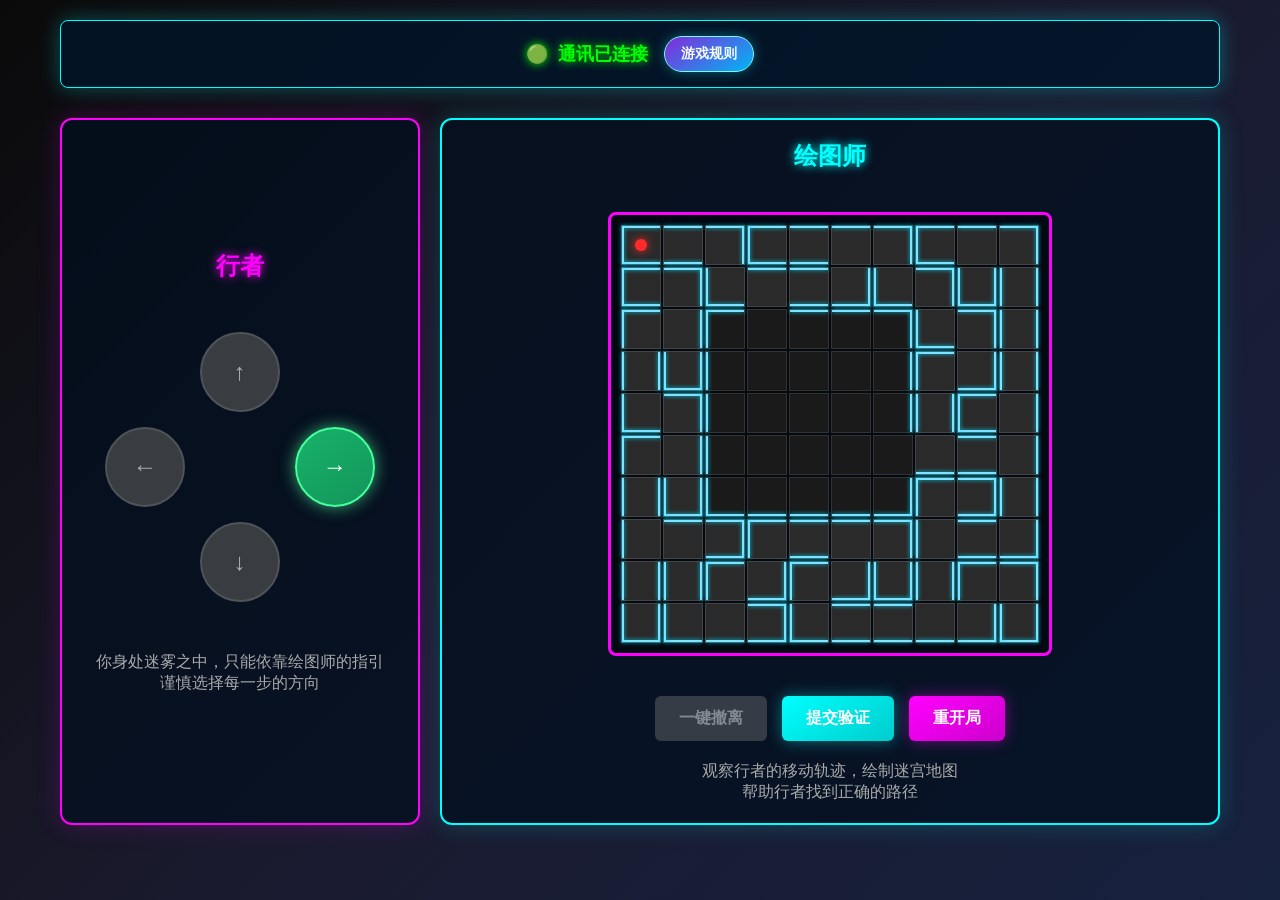
<file: game/index.html>
<!DOCTYPE html>
<html lang="zh-CN">
<head>
    <meta charset="UTF-8">
    <meta name="viewport" content="width=device-width, initial-scale=1.0">
    <title>迷域行者 - 双人协作游戏</title>
    <style>
        * {
            margin: 0;
            padding: 0;
            box-sizing: border-box;
        }

        body {
            background: linear-gradient(135deg, #0a0a0a 0%, #1a1a2e 50%, #16213e 100%);
            color: #e0e0e0;
            font-family: 'Courier New', monospace;
            min-height: 100vh;
            overflow-x: hidden;
        }

        body.comm-lost {
            animation: dangerPulse 1s infinite;
            box-shadow: inset 0 0 0 4px rgba(255, 40, 40, 0.7), inset 0 0 40px rgba(255, 0, 0, 0.35);
        }

        @keyframes dangerPulse {
            0%, 100% {
                box-shadow: inset 0 0 0 4px rgba(255, 40, 40, 0.5), inset 0 0 30px rgba(255, 0, 0, 0.22);
            }
            50% {
                box-shadow: inset 0 0 0 6px rgba(255, 60, 60, 0.95), inset 0 0 60px rgba(255, 0, 0, 0.5);
            }
        }

        .container {
            max-width: 1200px;
            margin: 0 auto;
            padding: 20px;
        }

        .status-bar {
            text-align: center;
            margin-bottom: 30px;
            padding: 15px;
            background: rgba(0, 20, 40, 0.8);
            border: 1px solid #00ffff;
            border-radius: 8px;
            box-shadow: 0 0 20px rgba(0, 255, 255, 0.3);
            display: flex;
            align-items: center;
            justify-content: center;
            gap: 16px;
            flex-wrap: wrap;
        }

        .status-indicator {
            font-size: 18px;
            font-weight: bold;
            color: #00ff00;
            text-shadow: 0 0 10px #00ff00;
        }

        .rule-btn {
            padding: 8px 16px;
            background: linear-gradient(145deg, rgba(138, 43, 226, 0.95), rgba(0, 191, 255, 0.95));
            border: 1px solid #7df9ff;
            border-radius: 999px;
            color: #f5f9ff;
            font-size: 14px;
            font-weight: bold;
            cursor: pointer;
            transition: all 0.25s ease;
            box-shadow: 0 0 12px rgba(0, 255, 255, 0.35);
        }

        .rule-btn:hover {
            transform: translateY(-1px);
            box-shadow: 0 0 18px rgba(0, 255, 255, 0.6);
            filter: brightness(1.08);
        }

        .rule-btn:active {
            transform: translateY(0);
        }

        .game-area {
            display: flex;
            gap: 20px;
            min-height: 600px;
        }

        .walker-area {
            flex: 3;
            background: rgba(0, 15, 30, 0.7);
            border: 2px solid #ff00ff;
            border-radius: 12px;
            padding: 20px;
            display: flex;
            flex-direction: column;
            align-items: center;
            justify-content: center;
            box-shadow: 0 0 25px rgba(255, 0, 255, 0.2);
        }

        .cartographer-area {
            flex: 7;
            background: rgba(0, 15, 30, 0.7);
            border: 2px solid #00ffff;
            border-radius: 12px;
            padding: 20px;
            display: flex;
            flex-direction: column;
            align-items: center;
            box-shadow: 0 0 25px rgba(0, 255, 255, 0.2);
        }

        .direction-controls {
            display: grid;
            grid-template-areas:
                ". up ."
                "left . right"
                ". down .";
            gap: 15px;
            margin: 30px 0;
        }

        .direction-btn {
            width: 80px;
            height: 80px;
            background: linear-gradient(145deg, #1e3c72, #2a5298);
            border: 2px solid #00ffff;
            border-radius: 50%;
            color: white;
            font-size: 24px;
            font-weight: bold;
            cursor: pointer;
            transition: all 0.3s ease;
            display: flex;
            align-items: center;
            justify-content: center;
            box-shadow: 0 0 15px rgba(0, 255, 255, 0.4);
        }

        .direction-btn:hover {
            transform: scale(1.1);
            box-shadow: 0 0 25px rgba(0, 255, 255, 0.8);
            background: linear-gradient(145deg, #2a5298, #1e3c72);
        }

        .direction-btn:active {
            transform: scale(0.95);
        }

        .direction-btn.up { grid-area: up; }
        .direction-btn.down { grid-area: down; }
        .direction-btn.left { grid-area: left; }
        .direction-btn.right { grid-area: right; }

        .grid-container {
            display: grid;
            grid-template-columns: repeat(10, 40px);
            grid-template-rows: repeat(10, 40px);
            gap: 2px;
            margin: 20px 0;
            border: 3px solid #ff00ff;
            padding: 10px;
            background: rgba(0, 0, 0, 0.5);
            border-radius: 8px;
        }

        .grid-cell {
            width: 40px;
            height: 40px;
            background: #2a2a2a;
            border: 1px solid #444;
            display: flex;
            align-items: center;
            justify-content: center;
            font-size: 12px;
            transition: all 0.3s ease;
        }

        .fog-cell {
            background: #1a1a1a !important;
            border-color: #333 !important;
        }

        .walker-position {
            background: #00ff00 !important;
            border-color: #00ff00 !important;
            box-shadow: 0 0 10px #00ff00;
        }

        .control-buttons {
            display: flex;
            gap: 15px;
            margin-top: 20px;
        }

        .game-btn {
            padding: 12px 24px;
            background: linear-gradient(145deg, #ff00ff, #cc00cc);
            border: none;
            border-radius: 6px;
            color: white;
            font-size: 16px;
            font-weight: bold;
            cursor: pointer;
            transition: all 0.3s ease;
            box-shadow: 0 0 15px rgba(255, 0, 255, 0.4);
        }

        .game-btn:hover:not(:disabled) {
            transform: translateY(-2px);
            box-shadow: 0 0 25px rgba(255, 0, 255, 0.8);
        }

        .game-btn:disabled {
            background: #666;
            cursor: not-allowed;
            opacity: 0.5;
            box-shadow: none;
        }

        .game-btn.submit {
            background: linear-gradient(145deg, #00ffff, #00cccc);
            box-shadow: 0 0 15px rgba(0, 255, 255, 0.4);
        }

        .area-title {
            font-size: 24px;
            font-weight: bold;
            margin-bottom: 20px;
            text-align: center;
            text-shadow: 0 0 10px currentColor;
        }

        .walker-title {
            color: #ff00ff;
        }

        .cartographer-title {
            color: #00ffff;
        }

        .rule-modal {
            position: fixed;
            inset: 0;
            background: rgba(4, 10, 20, 0.72);
            backdrop-filter: blur(6px);
            -webkit-backdrop-filter: blur(6px);
            display: none;
            align-items: center;
            justify-content: center;
            z-index: 999;
            padding: 20px;
        }

        .rule-modal.show {
            display: flex;
        }

        .rule-modal-content {
            width: min(860px, 92vw);
            max-height: 86vh;
            overflow-y: auto;
            background: linear-gradient(160deg, rgba(10, 20, 35, 0.92), rgba(18, 28, 52, 0.9));
            border: 1px solid rgba(0, 255, 255, 0.55);
            border-radius: 14px;
            box-shadow: 0 0 35px rgba(0, 255, 255, 0.25), 0 0 18px rgba(255, 0, 255, 0.2);
            padding: 24px 22px 20px;
        }

        .rule-modal-title {
            color: #7df9ff;
            font-size: 24px;
            margin-bottom: 14px;
            text-shadow: 0 0 12px rgba(125, 249, 255, 0.7);
        }

        .rule-modal-text {
            white-space: pre-wrap;
            color: #d7e6ff;
            line-height: 1.8;
            font-size: 15px;
            text-shadow: 0 0 6px rgba(0, 255, 255, 0.18);
        }

        .rule-modal-actions {
            margin-top: 18px;
            display: flex;
            justify-content: flex-end;
        }

        .rule-close-btn {
            padding: 10px 18px;
            background: linear-gradient(145deg, #ff00ff, #cc00cc);
            border: 1px solid #ff66ff;
            border-radius: 8px;
            color: #fff;
            font-size: 14px;
            font-weight: bold;
            cursor: pointer;
            transition: all 0.25s ease;
            box-shadow: 0 0 14px rgba(255, 0, 255, 0.38);
        }

        .rule-close-btn:hover {
            transform: translateY(-1px);
            box-shadow: 0 0 22px rgba(255, 0, 255, 0.7);
        }
    </style>
</head>
<body>
    <div class="container">
        <div class="status-bar">
            <div class="status-indicator">🟢 通讯已连接</div>
            <button class="rule-btn" id="ruleBtn">游戏规则</button>
        </div>
        
        <div class="game-area">
            <!-- 行者区域 -->
            <div class="walker-area">
                <h2 class="area-title walker-title">行者</h2>
                <div class="direction-controls">
                    <button class="direction-btn up">↑</button>
                    <button class="direction-btn down">↓</button>
                    <button class="direction-btn left">←</button>
                    <button class="direction-btn right">→</button>
                </div>
                <p style="margin-top: 20px; color: #aaa; text-align: center;">
                    你身处迷雾之中，只能依靠绘图师的指引<br>
                    谨慎选择每一步的方向
                </p>
            </div>
            
            <!-- 绘图师区域 -->
            <div class="cartographer-area">
                <h2 class="area-title cartographer-title">绘图师</h2>
                <div class="grid-container" id="mazeGrid">
                    <!-- 10x10网格将由JavaScript动态生成 -->
                </div>
                <div class="control-buttons">
                    <button class="game-btn" id="evacuateBtn" disabled>一键撤离</button>
                    <button class="game-btn submit" id="submitBtn">提交验证</button>
                    <button class="game-btn" id="restartBtn">重开局</button>
                </div>
                <p style="margin-top: 20px; color: #aaa; text-align: center;">
                    观察行者的移动轨迹，绘制迷宫地图<br>
                    帮助行者找到正确的路径
                </p>
            </div>
        </div>
    </div>

    <div class="rule-modal" id="ruleModal" aria-hidden="true">
        <div class="rule-modal-content" role="dialog" aria-modal="true" aria-labelledby="ruleModalTitle">
            <h3 class="rule-modal-title" id="ruleModalTitle">《迷域行者》游戏规则</h3>
            <div class="rule-modal-text">🎯 游戏目标
两人默契配合，通过“盲走试探”，完整且准确地绘制出中央 5x5 迷雾区域内的所有隐藏墙壁。

👥 角色分工

🚶‍♂️ 行者（左侧操作）：绝对盲人。看不到地图，只能通过方向键的“绿/灰”状态判断四周是否有墙，并进行移动。
🗺️ 绘图师（右侧操作）：上帝视角+局部致盲。能看到行者位置和外围墙壁，但看不见迷雾内的真实墙壁。需点击网格边缘，将行者试探出的墙壁标记出来（橙色）。

⚠️ 核心纪律：通讯与静默

🟢 在迷雾外（通讯连接）：两人可自由交流。绘图师需指挥行者走到迷雾的入口。
🔴 在迷雾内（通讯切断）：行者踏入迷雾瞬间，绝对禁止交流（闭麦）！行者需自行摸黑撞墙，绘图师需根据行者的移动轨迹，默默画下墙壁。
🆘 一键撤离
如果在迷雾内迷失方向或标记混乱，绘图师可点击【一键撤离】。行者将瞬间传送回本次进入的迷雾入口，通讯恢复，两人可重新交流并核对路线。

🏆 获胜条件
当绘图师认为迷雾内的墙壁已全部找齐，点击【提交验证】。若标记的墙壁与真实隐藏墙壁完全一致（不多画、不少画），即为挑战成功！</div>
            <div class="rule-modal-actions">
                <button class="rule-close-btn" id="closeRuleModalBtn">关闭</button>
            </div>
        </div>
    </div>

    <script>
        // 全局游戏配置对象
        const mazeConfig = {
            gridSize: 10,
            fogArea: { 
                minX: 2, 
                maxX: 6, 
                minY: 2, 
                maxY: 6 
            },
            walls: [],
            drawnWalls: new Set(),
            walkerPosition: { x: 0, y: 0 },
            lastEntrance: null,
            gameWon: false,
            lastMazeSignature: null
        };

        // 判断格子是否在迷雾区内
        function isInFogArea(x, y) {
            const { minX, maxX, minY, maxY } = mazeConfig.fogArea;
            return x >= minX && x <= maxX && y >= minY && y <= maxY;
        }

        // 判断格子是否在网格范围内
        function isValidCell(x, y) {
            return x >= 0 && x < mazeConfig.gridSize && y >= 0 && y < mazeConfig.gridSize;
        }

        // 获取相邻格子的方向
        function getNeighbors(x, y) {
            const directions = [
                { dx: 0, dy: -1, wall: [x, y, x, y-1] }, // 上
                { dx: 1, dy: 0, wall: [x, y, x+1, y] },  // 右
                { dx: 0, dy: 1, wall: [x, y, x, y+1] },  // 下
                { dx: -1, dy: 0, wall: [x, y, x-1, y] }  // 左
            ];
            
            return directions.filter(({ dx, dy }) => 
                isValidCell(x + dx, y + dy)
            );
        }

        // 深度优先搜索算法
        function dfsMazeGeneration(startX, startY, areaFilter) {
            const stack = [[startX, startY]];
            const visited = new Set();
            visited.add(`${startX},${startY}`);
            
            while (stack.length > 0) {
                const [x, y] = stack.pop();
                
                // 获取未访问的邻居
                const neighbors = getNeighbors(x, y)
                    .filter(({ dx, dy }) => {
                        const nx = x + dx, ny = y + dy;
                        return areaFilter(nx, ny) && !visited.has(`${nx},${ny}`);
                    });
                
                if (neighbors.length > 0) {
                    // 将当前格子重新压入栈
                    stack.push([x, y]);
                    
                    // 随机选择一个邻居
                    const randomNeighbor = neighbors[Math.floor(Math.random() * neighbors.length)];
                    const { dx, dy, wall } = randomNeighbor;
                    const nx = x + dx, ny = y + dy;
                    
                    // 移除墙壁
                    const wallIndex = mazeConfig.walls.findIndex(w => 
                        w[0] === wall[0] && w[1] === wall[1] && w[2] === wall[2] && w[3] === wall[3] ||
                        w[0] === wall[2] && w[1] === wall[3] && w[2] === wall[0] && w[3] === wall[1]
                    );
                    
                    if (wallIndex !== -1) {
                        mazeConfig.walls.splice(wallIndex, 1);
                    }
                    
                    // 标记为已访问并压入栈
                    visited.add(`${nx},${ny}`);
                    stack.push([nx, ny]);
                }
            }
        }

        // 生成迷宫
        function generateMaze() {
            // 步骤1: 初始化满墙
            mazeConfig.walls = [];
            
            for (let y = 0; y < mazeConfig.gridSize; y++) {
                for (let x = 0; x < mazeConfig.gridSize; x++) {
                    // 添加右侧墙壁
                    if (x < mazeConfig.gridSize - 1) {
                        mazeConfig.walls.push([x, y, x+1, y]);
                    }
                    // 添加下方墙壁
                    if (y < mazeConfig.gridSize - 1) {
                        mazeConfig.walls.push([x, y, x, y+1]);
                    }
                }
            }
            
            // 步骤2: 生成外围迷宫（迷雾区外）
            const outerStartX = 0, outerStartY = 0;
            dfsMazeGeneration(outerStartX, outerStartY, (x, y) => !isInFogArea(x, y));
            
            // 步骤3: 生成迷雾内迷宫
            const innerStartX = mazeConfig.fogArea.minX, innerStartY = mazeConfig.fogArea.minY;
            dfsMazeGeneration(innerStartX, innerStartY, (x, y) => isInFogArea(x, y));
            
            // 步骤4: 找出边界墙壁并打通两个入口
            const boundaryWalls = [];
            
            // 遍历所有墙壁，找出边界墙壁
            for (const wall of mazeConfig.walls) {
                const [x1, y1, x2, y2] = wall;
                const cell1InFog = isInFogArea(x1, y1);
                const cell2InFog = isInFogArea(x2, y2);
                
                // 如果墙壁两侧的格子一个在迷雾内，一个在迷雾外，则是边界墙壁
                if (cell1InFog !== cell2InFog) {
                    boundaryWalls.push(wall);
                }
            }
            
            // 随机选择两个不同的边界墙壁作为入口
            if (boundaryWalls.length >= 2) {
                const selectedWalls = [];
                while (selectedWalls.length < 2 && boundaryWalls.length > 0) {
                    const randomIndex = Math.floor(Math.random() * boundaryWalls.length);
                    const selectedWall = boundaryWalls.splice(randomIndex, 1)[0];
                    selectedWalls.push(selectedWall);
                }
                
                // 移除选中的边界墙壁（打通入口）
                for (const wall of selectedWalls) {
                    const wallIndex = mazeConfig.walls.findIndex(w => 
                        w[0] === wall[0] && w[1] === wall[1] && w[2] === wall[2] && w[3] === wall[3]
                    );
                    if (wallIndex !== -1) {
                        mazeConfig.walls.splice(wallIndex, 1);
                    }
                }
            }
            
            console.log('迷宫生成完成，墙壁数量:', mazeConfig.walls.length);
            console.log('边界墙壁打通数量:', 2);
        }

        // 墙壁键值工具
        function getWallKey(x1, y1, x2, y2) {
            const a = `${x1},${y1}`;
            const b = `${x2},${y2}`;
            return a < b ? `${a}|${b}` : `${b}|${a}`;
        }

        // 解析墙壁键值
        function parseWallKey(key) {
            const [a, b] = key.split('|');
            const [x1, y1] = a.split(',').map(Number);
            const [x2, y2] = b.split(',').map(Number);
            return { x1, y1, x2, y2 };
        }

        // 判断两个格子之间是否有真实墙壁（越界也视为墙）
        function hasRealWall(x1, y1, x2, y2) {
            if (!isValidCell(x1, y1) || !isValidCell(x2, y2)) return true;
            const wallKey = getWallKey(x1, y1, x2, y2);
            return mazeConfig.walls.some(([a, b, c, d]) => getWallKey(a, b, c, d) === wallKey);
        }

        // 判断是否是迷雾内部墙（两侧格子都在迷雾区）
        function isInternalFogWall(x1, y1, x2, y2) {
            return isValidCell(x1, y1) &&
                   isValidCell(x2, y2) &&
                   isInFogArea(x1, y1) &&
                   isInFogArea(x2, y2);
        }

        // 通过方向获取相邻格子
        function getNeighborByDir(x, y, dir) {
            if (dir === 'up') return { nx: x, ny: y - 1 };
            if (dir === 'right') return { nx: x + 1, ny: y };
            if (dir === 'down') return { nx: x, ny: y + 1 };
            return { nx: x - 1, ny: y };
        }

        // 切换绘图师标记墙壁
        function toggleDrawnWall(key) {
            if (mazeConfig.drawnWalls.has(key)) {
                mazeConfig.drawnWalls.delete(key);
            } else {
                mazeConfig.drawnWalls.add(key);
            }
        }

        // 渲染迷宫网格（含墙壁显示与点击画墙）
        function renderMazeGrid() {
            const grid = document.getElementById('mazeGrid');
            grid.innerHTML = '';

            for (let y = 0; y < mazeConfig.gridSize; y++) {
                for (let x = 0; x < mazeConfig.gridSize; x++) {
                    const cell = document.createElement('div');
                    cell.className = 'grid-cell';
                    cell.dataset.x = x;
                    cell.dataset.y = y;
                    cell.style.position = 'relative';
                    cell.style.overflow = 'visible';

                    if (isInFogArea(x, y)) {
                        cell.classList.add('fog-cell');
                    }

                    // 行者红点
                    if (mazeConfig.walkerPosition.x === x && mazeConfig.walkerPosition.y === y) {
                        const dot = document.createElement('div');
                        dot.style.width = '12px';
                        dot.style.height = '12px';
                        dot.style.borderRadius = '50%';
                        dot.style.background = '#ff2b2b';
                        dot.style.boxShadow = '0 0 10px #ff2b2b';
                        cell.appendChild(dot);
                    }

                    // 四条边墙壁
                    ['up', 'right', 'down', 'left'].forEach((dir) => {
                        const { nx, ny } = getNeighborByDir(x, y, dir);
                        const key = getWallKey(x, y, nx, ny);
                        const edge = document.createElement('div');

                        edge.dataset.wallKey = key;
                        edge.dataset.dir = dir;
                        edge.style.position = 'absolute';
                        edge.style.zIndex = '5';
                        edge.style.cursor = 'pointer';
                        edge.style.transition = 'all 0.15s ease';

                        if (dir === 'up') {
                            edge.style.left = '0';
                            edge.style.top = '0';
                            edge.style.width = '100%';
                            edge.style.height = '2px';
                        } else if (dir === 'right') {
                            edge.style.right = '0';
                            edge.style.top = '0';
                            edge.style.width = '2px';
                            edge.style.height = '100%';
                        } else if (dir === 'down') {
                            edge.style.left = '0';
                            edge.style.bottom = '0';
                            edge.style.width = '100%';
                            edge.style.height = '2px';
                        } else {
                            edge.style.left = '0';
                            edge.style.top = '0';
                            edge.style.width = '2px';
                            edge.style.height = '100%';
                        }

                        const realWall = hasRealWall(x, y, nx, ny);
                        const drawn = mazeConfig.drawnWalls.has(key);
                        const internalFogWall = isInternalFogWall(x, y, nx, ny);
                        const canMark = internalFogWall;

                        // 可见性规则
                        if (drawn && internalFogWall) {
                            edge.style.background = '#ff9900';
                            edge.style.boxShadow = '0 0 6px #ff9900';
                            edge.style.opacity = '1';
                        } else if (realWall && !internalFogWall) {
                            edge.style.background = '#7de3ff';
                            edge.style.boxShadow = '0 0 4px #00d9ff';
                            edge.style.opacity = '1';
                        } else {
                            edge.style.background = 'transparent';
                            edge.style.boxShadow = 'none';
                            edge.style.opacity = '0';
                        }

                        edge.style.cursor = canMark ? 'pointer' : 'default';

                        edge.addEventListener('click', (event) => {
                            event.stopPropagation();
                            if (mazeConfig.gameWon) return;
                            if (!canMark) return;
                            toggleDrawnWall(key);
                            renderMazeGrid();
                            updateVision();
                            updateCommunicationState();
                        });

                        cell.appendChild(edge);
                    });

                    grid.appendChild(cell);
                }
            }
        }

        // 根据行者位置更新方向按钮状态
        function updateVision() {
            const { x, y } = mazeConfig.walkerPosition;
            const dirConfig = {
                up: { dx: 0, dy: -1 },
                right: { dx: 1, dy: 0 },
                down: { dx: 0, dy: 1 },
                left: { dx: -1, dy: 0 }
            };

            Object.entries(dirConfig).forEach(([dir, { dx, dy }]) => {
                const button = document.querySelector(`.direction-btn.${dir}`);
                if (!button) return;

                const nx = x + dx;
                const ny = y + dy;
                const blockedByWall = !isValidCell(nx, ny) || hasRealWall(x, y, nx, ny);
                const blocked = mazeConfig.gameWon || blockedByWall;

                button.disabled = blocked;

                if (blocked) {
                    button.style.background = '#555';
                    button.style.borderColor = '#777';
                    button.style.boxShadow = 'none';
                    button.style.opacity = '0.65';
                } else {
                    button.style.background = 'linear-gradient(145deg, #17b26a, #13965a)';
                    button.style.borderColor = '#47ff9c';
                    button.style.boxShadow = '0 0 16px rgba(71,255,156,0.65)';
                    button.style.opacity = '1';
                }
            });
        }

        // 刷新功能按钮状态
        function refreshActionButtons() {
            const evacuateBtn = document.getElementById('evacuateBtn');
            const submitBtn = document.getElementById('submitBtn');
            const restartBtn = document.getElementById('restartBtn');

            if (submitBtn) {
                submitBtn.disabled = mazeConfig.gameWon;
            }

            if (evacuateBtn) {
                if (mazeConfig.gameWon) {
                    evacuateBtn.disabled = true;
                } else {
                    const inFog = isInFogArea(mazeConfig.walkerPosition.x, mazeConfig.walkerPosition.y);
                    evacuateBtn.disabled = !inFog;
                }
            }

            if (restartBtn) {
                restartBtn.disabled = false;
            }
        }

        // 更新通讯UI为连接状态
        function setCommConnected() {
            const indicator = document.querySelector('.status-indicator');

            if (indicator) {
                indicator.textContent = '🟢 通讯已连接';
                indicator.style.color = '#00ff00';
                indicator.style.textShadow = '0 0 10px #00ff00';
            }

            document.body.classList.remove('comm-lost');
            refreshActionButtons();
        }

        // 更新通讯UI为切断状态
        function setCommLost() {
            const indicator = document.querySelector('.status-indicator');

            if (indicator) {
                indicator.textContent = '🔴 通讯已切断（禁止交流）';
                indicator.style.color = '#ff4d4d';
                indicator.style.textShadow = '0 0 12px #ff3333';
            }

            document.body.classList.add('comm-lost');
            refreshActionButtons();
        }

        // 根据当前行者位置更新通讯状态
        function updateCommunicationState() {
            const { x, y } = mazeConfig.walkerPosition;
            if (isInFogArea(x, y)) {
                setCommLost();
            } else {
                setCommConnected();
            }
        }

        // 生成当前墙壁布局签名（用于重开去重）
        function getMazeSignature() {
            const keys = mazeConfig.walls
                .map(([x1, y1, x2, y2]) => getWallKey(x1, y1, x2, y2))
                .sort();
            return keys.join(';');
        }

        // 生成迷宫并尽量避免与上一局完全相同
        function generateMazeWithFreshLayout(maxTries = 8) {
            let attempt = 0;
            let signature = null;

            do {
                generateMaze();
                signature = getMazeSignature();
                attempt += 1;
            } while (mazeConfig.lastMazeSignature && signature === mazeConfig.lastMazeSignature && attempt < maxTries);

            mazeConfig.lastMazeSignature = signature;
        }

        // 获取所有迷雾内部真实墙集合
        function getInternalFogRealWallSet() {
            const result = new Set();
            mazeConfig.walls.forEach(([x1, y1, x2, y2]) => {
                if (isInternalFogWall(x1, y1, x2, y2)) {
                    result.add(getWallKey(x1, y1, x2, y2));
                }
            });
            return result;
        }

        // 获取所有迷雾内部已绘制墙集合
        function getInternalFogDrawnWallSet() {
            const result = new Set();
            mazeConfig.drawnWalls.forEach((key) => {
                const { x1, y1, x2, y2 } = parseWallKey(key);
                if (isInternalFogWall(x1, y1, x2, y2)) {
                    result.add(getWallKey(x1, y1, x2, y2));
                }
            });
            return result;
        }

        // 提交验证
        function handleSubmitValidation() {
            if (mazeConfig.gameWon) return;

            const realInternalWalls = getInternalFogRealWallSet();
            const drawnInternalWalls = getInternalFogDrawnWallSet();

            let matched = realInternalWalls.size === drawnInternalWalls.size;
            if (matched) {
                for (const key of realInternalWalls) {
                    if (!drawnInternalWalls.has(key)) {
                        matched = false;
                        break;
                    }
                }
            }

            if (matched) {
                mazeConfig.gameWon = true;
                updateVision();
                updateCommunicationState();
                alert('🎉 挑战成功！迷雾已破除！');
            } else {
                alert('❌ 标记有误，请继续探索！');
            }
        }

        // 一键撤离
        function handleEvacuate() {
            if (mazeConfig.gameWon) return;
            if (!mazeConfig.lastEntrance) return;

            mazeConfig.walkerPosition = {
                x: mazeConfig.lastEntrance.x,
                y: mazeConfig.lastEntrance.y
            };

            renderMazeGrid();
            updateVision();

            // 按需求：撤离后通讯恢复连接
            setCommConnected();
        }

        // 行者移动（含通讯状态机）
        function moveWalker(direction) {
            if (mazeConfig.gameWon) return;

            const prevX = mazeConfig.walkerPosition.x;
            const prevY = mazeConfig.walkerPosition.y;
            const { nx, ny } = getNeighborByDir(prevX, prevY, direction);

            if (!isValidCell(nx, ny)) return;
            if (hasRealWall(prevX, prevY, nx, ny)) return;

            const wasInFog = isInFogArea(prevX, prevY);
            mazeConfig.walkerPosition = { x: nx, y: ny };
            const nowInFog = isInFogArea(nx, ny);

            // 记录入口：从迷雾外首次踏入迷雾内
            if (!wasInFog && nowInFog) {
                mazeConfig.lastEntrance = { x: nx, y: ny };
            }

            renderMazeGrid();
            updateVision();
            updateCommunicationState();
        }

        // 绑定行者方向按钮
        function bindWalkerControls() {
            ['up', 'right', 'down', 'left'].forEach((dir) => {
                const button = document.querySelector(`.direction-btn.${dir}`);
                if (!button) return;
                button.addEventListener('click', () => {
                    if (!button.disabled) {
                        moveWalker(dir);
                    }
                });
            });
        }

        // 重开局（生成新迷宫）
        function handleRestart() {
            initGame();
        }

        // 绑定绘图师功能按钮
        function bindCartographerControls() {
            const evacuateBtn = document.getElementById('evacuateBtn');
            const submitBtn = document.getElementById('submitBtn');
            const restartBtn = document.getElementById('restartBtn');

            if (evacuateBtn) {
                evacuateBtn.addEventListener('click', handleEvacuate);
            }

            if (submitBtn) {
                submitBtn.addEventListener('click', handleSubmitValidation);
            }

            if (restartBtn) {
                restartBtn.addEventListener('click', handleRestart);
            }
        }

        // 打开规则弹窗
        function openRuleModal() {
            const modal = document.getElementById('ruleModal');
            if (!modal) return;
            modal.classList.add('show');
            modal.setAttribute('aria-hidden', 'false');
        }

        // 关闭规则弹窗
        function closeRuleModal() {
            const modal = document.getElementById('ruleModal');
            if (!modal) return;
            modal.classList.remove('show');
            modal.setAttribute('aria-hidden', 'true');
        }

        // 绑定规则弹窗交互
        function bindRuleModalControls() {
            const ruleBtn = document.getElementById('ruleBtn');
            const closeBtn = document.getElementById('closeRuleModalBtn');
            const modal = document.getElementById('ruleModal');

            if (ruleBtn) {
                ruleBtn.addEventListener('click', openRuleModal);
            }

            if (closeBtn) {
                closeBtn.addEventListener('click', closeRuleModal);
            }

            if (modal) {
                modal.addEventListener('click', (event) => {
                    if (event.target === modal) {
                        closeRuleModal();
                    }
                });
            }

            document.addEventListener('keydown', (event) => {
                if (event.key === 'Escape') {
                    closeRuleModal();
                }
            });
        }

        // 初始化游戏
        function initGame() {
            mazeConfig.walkerPosition = { x: 0, y: 0 };
            mazeConfig.lastEntrance = null;
            mazeConfig.gameWon = false;
            mazeConfig.drawnWalls.clear();

            generateMazeWithFreshLayout();
            renderMazeGrid();
            updateVision();
            updateCommunicationState();
            refreshActionButtons();
        }

        // 页面加载完成后的最终串联入口
        window.onload = function () {
            initGame();
            bindWalkerControls();
            bindCartographerControls();
            bindRuleModalControls();
        };
    </script>
</body>
</html>
</file>
